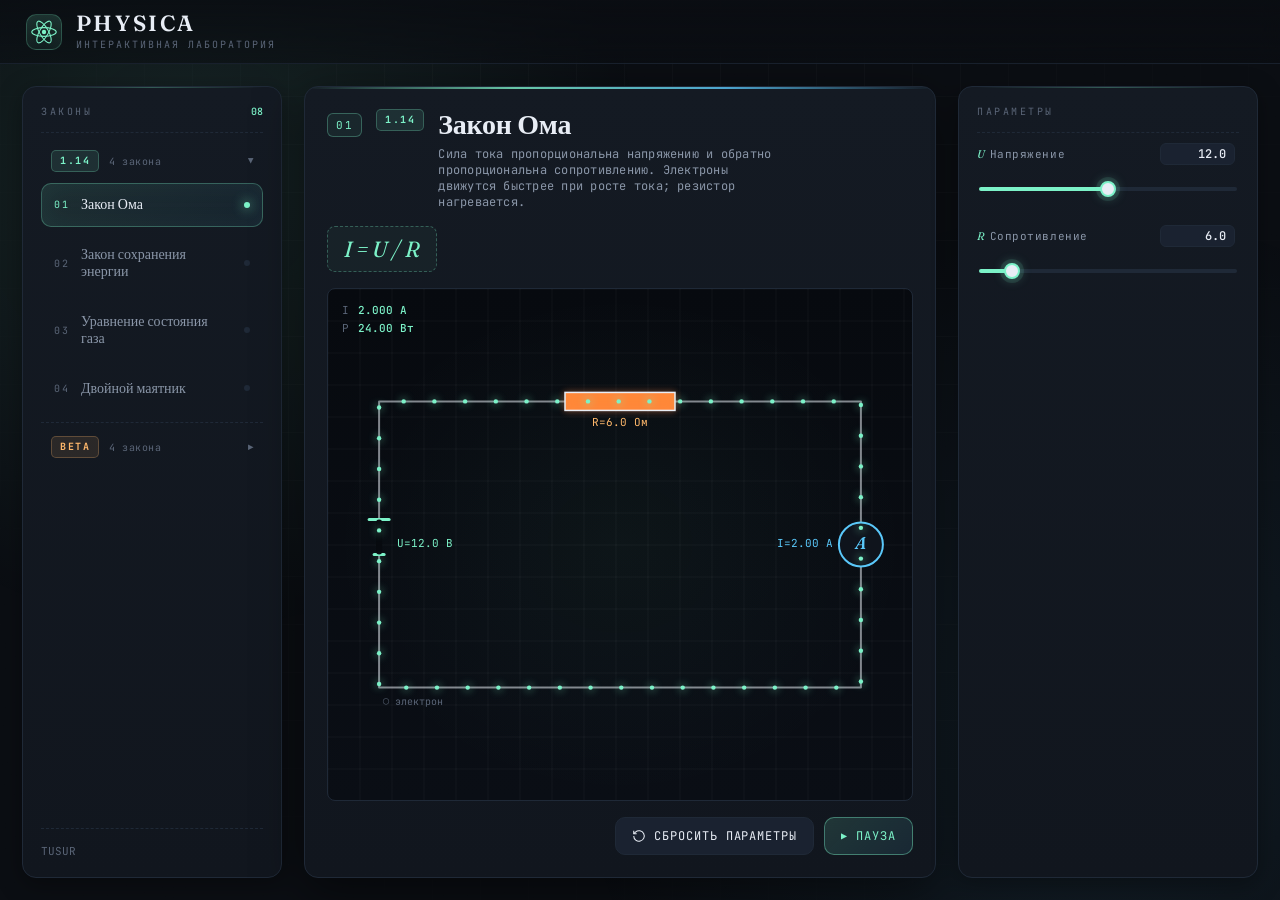
<file: index.html>
<!DOCTYPE html>
<html lang="ru">
<head>
  <meta charset="UTF-8" />
  <meta name="viewport" content="width=device-width, initial-scale=1.0, viewport-fit=cover" />
  <meta name="theme-color" content="#0a0d12" />
  <title>PHYSICA · Лаборатория физических законов</title>
  <link rel="preconnect" href="https://fonts.googleapis.com" />
  <link rel="preconnect" href="https://fonts.gstatic.com" crossorigin />
  <link href="https://fonts.googleapis.com/css2?family=Fraunces:opsz,wght@9..144,300;9..144,400;9..144,600;9..144,800&family=JetBrains+Mono:wght@300;400;500;700&display=swap" rel="stylesheet" />
  <link rel="stylesheet" href="styles.css" />
</head>
<body>
  <!-- Фоновая декоративная сетка -->
  <div class="bg-grid" aria-hidden="true"></div>
  <div class="bg-noise" aria-hidden="true"></div>
  <div class="bg-glow" aria-hidden="true"></div>

  <!-- Шапка -->
  <header class="app-header">
    <div class="brand">
      <div class="brand__mark" aria-hidden="true">
        <svg viewBox="0 0 32 32" width="28" height="28">
          <circle cx="16" cy="16" r="2.5" fill="currentColor" />
          <ellipse cx="16" cy="16" rx="14" ry="5" fill="none" stroke="currentColor" stroke-width="1.2" />
          <ellipse cx="16" cy="16" rx="14" ry="5" fill="none" stroke="currentColor" stroke-width="1.2" transform="rotate(60 16 16)" />
          <ellipse cx="16" cy="16" rx="14" ry="5" fill="none" stroke="currentColor" stroke-width="1.2" transform="rotate(-60 16 16)" />
        </svg>
      </div>
      <div class="brand__text">
        <h1 class="brand__title">PHYSICA</h1>
        <p class="brand__sub">Интерактивная лаборатория</p>
      </div>
    </div>
    <nav class="top-nav" aria-label="Дополнительно">
      <button class="icon-btn" id="toggleSidebar" aria-label="Меню законов">
        <svg viewBox="0 0 24 24" width="20" height="20" fill="none" stroke="currentColor" stroke-width="1.6">
          <line x1="4" y1="7" x2="20" y2="7" /><line x1="4" y1="12" x2="20" y2="12" /><line x1="4" y1="17" x2="20" y2="17" />
        </svg>
      </button>
    </nav>
  </header>

  <!-- Основной макет -->
  <main class="layout">
    <!-- Левая панель — список законов -->
    <aside class="sidebar" id="sidebar" aria-label="Список физических законов">
      <div class="sidebar__head">
        <span class="sidebar__label">Законы</span>
        <span class="sidebar__count" id="lawCount">—</span>
      </div>
      <ul class="law-list" id="lawList" role="tablist"></ul>
      <div class="sidebar__foot">
        <p class="hint">TUSUR<br/></p>
      </div>
    </aside>

    <!-- Центральная сцена -->
    <section class="stage" aria-label="Сцена визуализации">
      <div class="stage__head">
        <div class="stage__title-wrap">
          <span class="stage__index" id="lawIndex">01</span>
          <div>
            <h2 class="stage__title" id="lawTitle">—</h2>
            <p class="stage__desc" id="lawDesc">—</p>
          </div>
        </div>
        <div class="stage__formula" id="lawFormula" aria-label="Формула"></div>
      </div>

      <div class="canvas-wrap">
        <canvas id="scene"></canvas>
        <div class="canvas-overlay">
          <div class="readout" id="readout"></div>
        </div>
      </div>

      <div class="stage__foot">
        <button class="btn btn--ghost" id="resetBtn" type="button">
          <svg viewBox="0 0 24 24" width="14" height="14" fill="none" stroke="currentColor" stroke-width="1.8">
            <path d="M3 12a9 9 0 1 0 3-6.7L3 8" /><polyline points="3 3 3 8 8 8" />
          </svg>
          Сбросить параметры
        </button>
        <button class="btn btn--primary" id="playBtn" type="button">
          <span class="playBtn__icon" id="playIcon">▶</span>
          <span id="playLabel">Пауза</span>
        </button>
      </div>
    </section>

    <!-- Правая панель — параметры -->
    <aside class="controls" aria-label="Параметры закона">
      <div class="controls__head">
        <span class="controls__label">Параметры</span>
      </div>
      <div class="controls__list" id="controlsList"></div>
    </aside>
  </main>

  <!-- Скрипты: ядро + модули законов -->
  <script src="js/core.js"></script>
  <script src="js/laws/ohm.js"></script>
  <script src="js/laws/young.js"></script>
  <script src="js/laws/energy.js"></script>
  <script src="js/laws/gas.js"></script>
  <script src="js/laws/doppler.js"></script>
  <script src="js/laws/double-pendulum.js"></script>
  <script src="js/laws/gravity.js"></script>
  <script src="js/laws/coulomb.js"></script>
  <script src="js/app.js"></script>
</body>
</html>
</file>
<file: styles.css>
/* =========================================================
   PHYSICA · Стили
   Тема: тёмная "лаборатория" с акцентом mint/cyan
   ========================================================= */

:root {
  /* Цветовая палитра */
  --bg: #0a0d12;
  --bg-soft: #11161e;
  --bg-card: #141a23;
  --bg-elev: #1a2230;
  --line: #1f2937;
  --line-soft: #18202c;
  --text: #e8edf5;
  --text-mute: #8a96a8;
  --text-dim: #5a6577;
  --accent: #7cf2c8;        /* mint */
  --accent-2: #5ac8fa;      /* cyan */
  --accent-warm: #ffb86b;   /* warm contrast */
  --accent-pink: #ff6e9c;
  --danger: #ff5c7a;

  /* Типографика */
  --font-display: "Fraunces", Georgia, serif;
  --font-mono: "JetBrains Mono", ui-monospace, monospace;

  /* Размеры */
  --header-h: 64px;
  --radius: 14px;
  --radius-sm: 8px;
  --pad: clamp(12px, 1.8vw, 22px);
  --shadow-soft: 0 6px 24px rgba(0,0,0,.35);
  --shadow-strong: 0 12px 48px rgba(0,0,0,.5);

  /* Тайминги */
  --ease: cubic-bezier(.22,.61,.36,1);
  --ease-out: cubic-bezier(.16,1,.3,1);
}

* { box-sizing: border-box; }

html, body {
  margin: 0;
  padding: 0;
  height: 100%;
  width: 100%;
  background: var(--bg);
  color: var(--text);
  font-family: var(--font-mono);
  font-size: 14px;
  -webkit-font-smoothing: antialiased;
  text-rendering: optimizeLegibility;
  overflow-x: hidden;
}

body { overflow: hidden; }

button { font-family: inherit; cursor: pointer; }

/* =====================  Фон  ===================== */
.bg-grid {
  position: fixed; inset: 0;
  background-image:
    linear-gradient(rgba(255,255,255,.025) 1px, transparent 1px),
    linear-gradient(90deg, rgba(255,255,255,.025) 1px, transparent 1px);
  background-size: 48px 48px;
  pointer-events: none;
  mask-image: radial-gradient(ellipse at 50% 30%, #000 30%, transparent 90%);
  -webkit-mask-image: radial-gradient(ellipse at 50% 30%, #000 30%, transparent 90%);
  z-index: 0;
}
.bg-noise {
  position: fixed; inset: 0;
  pointer-events: none;
  opacity: .35;
  z-index: 0;
  background-image: url("data:image/svg+xml;utf8,<svg xmlns='http://www.w3.org/2000/svg' width='180' height='180'><filter id='n'><feTurbulence type='fractalNoise' baseFrequency='0.9' numOctaves='2' seed='3'/><feColorMatrix values='0 0 0 0 1 0 0 0 0 1 0 0 0 0 1 0 0 0 .05 0'/></filter><rect width='100%' height='100%' filter='url(%23n)'/></svg>");
  mix-blend-mode: overlay;
}
.bg-glow {
  position: fixed;
  inset: 0;
  pointer-events: none;
  z-index: 0;
  background:
    radial-gradient(circle at 15% 20%, rgba(124,242,200,.10), transparent 35%),
    radial-gradient(circle at 85% 80%, rgba(90,200,250,.08), transparent 40%);
}

/* =====================  Шапка  ===================== */
.app-header {
  position: relative;
  z-index: 10;
  height: var(--header-h);
  display: flex;
  align-items: center;
  justify-content: space-between;
  padding: 0 clamp(14px, 2vw, 28px);
  border-bottom: 1px solid var(--line-soft);
  background: linear-gradient(180deg, rgba(10,13,18,.85), rgba(10,13,18,.55));
  backdrop-filter: blur(10px);
  -webkit-backdrop-filter: blur(10px);
}

.brand {
  display: flex;
  align-items: center;
  gap: 14px;
}
.brand__mark {
  color: var(--accent);
  display: grid;
  place-items: center;
  width: 36px; height: 36px;
  border-radius: 10px;
  background: linear-gradient(180deg, rgba(124,242,200,.12), rgba(124,242,200,.02));
  border: 1px solid rgba(124,242,200,.25);
  box-shadow: inset 0 0 24px rgba(124,242,200,.08);
  animation: orbit 18s linear infinite;
}
@keyframes orbit { to { transform: rotate(360deg); } }
.brand__title {
  font-family: var(--font-display);
  font-weight: 600;
  font-size: clamp(18px, 1.8vw, 22px);
  letter-spacing: .12em;
  margin: 0;
  line-height: 1;
  color: var(--text);
}
.brand__sub {
  margin: 4px 0 0;
  font-size: 10px;
  letter-spacing: .2em;
  text-transform: uppercase;
  color: var(--text-dim);
}

.icon-btn {
  border: 1px solid var(--line);
  background: var(--bg-card);
  color: var(--text-mute);
  width: 38px; height: 38px;
  border-radius: 10px;
  display: grid; place-items: center;
  transition: all .2s var(--ease);
}
.icon-btn:hover { color: var(--accent); border-color: rgba(124,242,200,.4); }
.top-nav { display: none; }

/* =====================  Макет  ===================== */
.layout {
  position: relative;
  z-index: 5;
  display: grid;
  grid-template-columns: 260px 1fr 300px;
  gap: var(--pad);
  padding: var(--pad);
  height: calc(100vh - var(--header-h));
  height: calc(100dvh - var(--header-h));
  overflow: hidden;
}

/* =====================  Боковые панели  ===================== */
.sidebar, .controls {
  background: linear-gradient(180deg, var(--bg-card), var(--bg-soft));
  border: 1px solid var(--line);
  border-radius: var(--radius);
  padding: 18px;
  display: flex;
  flex-direction: column;
  min-height: 0;
  position: relative;
  box-shadow: var(--shadow-soft);
}
.sidebar::before, .controls::before {
  content: "";
  position: absolute;
  top: 0; left: 18px; right: 18px;
  height: 1px;
  background: linear-gradient(90deg, transparent, rgba(124,242,200,.3), transparent);
}

.sidebar__head, .controls__head {
  display: flex; align-items: center; justify-content: space-between;
  padding-bottom: 14px;
  margin-bottom: 10px;
  border-bottom: 1px dashed var(--line);
}
.sidebar__label, .controls__label {
  font-size: 10px;
  letter-spacing: .25em;
  text-transform: uppercase;
  color: var(--text-dim);
}
.sidebar__count {
  font-size: 10px;
  color: var(--accent);
  font-weight: 500;
}

.law-list { list-style: none; padding: 0; margin: 0; flex: 1; overflow-y: auto; }
.law-item {
  display: flex; align-items: center; gap: 12px;
  padding: 12px 12px;
  border-radius: 10px;
  margin-bottom: 6px;
  border: 1px solid transparent;
  cursor: pointer;
  transition: all .25s var(--ease);
  background: transparent;
  width: 100%;
  text-align: left;
  color: var(--text-mute);
  font-family: inherit;
}
.law-item:hover { background: var(--bg-elev); color: var(--text); }
.law-item.is-active {
  background: linear-gradient(135deg, rgba(124,242,200,.10), rgba(90,200,250,.06));
  border-color: rgba(124,242,200,.3);
  color: var(--text);
  box-shadow: inset 0 0 24px rgba(124,242,200,.05);
}
.law-item__num {
  font-size: 10px;
  color: var(--text-dim);
  letter-spacing: .15em;
}
.law-item.is-active .law-item__num { color: var(--accent); }
.law-item__name {
  font-family: var(--font-display);
  font-size: 14px;
  font-weight: 400;
  flex: 1;
  line-height: 1.25;
}
.law-item__dot {
  width: 6px; height: 6px; border-radius: 50%;
  background: var(--line);
  flex-shrink: 0;
}
.law-item.is-active .law-item__dot {
  background: var(--accent);
  box-shadow: 0 0 12px var(--accent);
}


/* =====================  Группы законов в сайдбаре  ===================== */
.law-group { margin-bottom: 6px; }

.law-group__header {
  display: flex;
  align-items: center;
  gap: 10px;
  padding: 7px 10px;
  margin-bottom: 4px;
  cursor: pointer;
  user-select: none;
  border-radius: 8px;
  transition: background .18s;
}
.law-group__header:hover { background: rgba(255,255,255,.03); }

.law-group__tag {
  font-family: var(--font-mono);
  font-size: 10px;
  font-weight: 700;
  letter-spacing: .15em;
  padding: 2px 8px;
  border-radius: 5px;
  line-height: 1.6;
  flex-shrink: 0;
}
.law-group__tag--stable {
  color: var(--accent);
  background: rgba(124,242,200,.10);
  border: 1px solid rgba(124,242,200,.25);
}
.law-group__tag--beta {
  color: #ffb86b;
  background: rgba(255,184,107,.10);
  border: 1px solid rgba(255,184,107,.25);
}

.law-group__meta {
  flex: 1;
  display: flex;
  flex-direction: column;
  gap: 1px;
  min-width: 0;
}
.law-group__count {
  font-size: 10px;
  color: var(--text-dim);
  letter-spacing: .05em;
}

.law-group__arrow {
  color: var(--text-dim);
  font-size: 9px;
  transition: transform .22s var(--ease);
  flex-shrink: 0;
}
.law-group.is-collapsed .law-group__arrow { transform: rotate(-90deg); }

.law-group__body {
  overflow: hidden;
  transition: max-height .3s var(--ease-out), opacity .25s;
  max-height: 600px;
  opacity: 1;
}
.law-group.is-collapsed .law-group__body {
  max-height: 0;
  opacity: 0;
}

/* Разделитель между группами */
.law-group + .law-group {
  border-top: 1px dashed var(--line);
  padding-top: 6px;
  margin-top: 2px;
}

.sidebar__foot {
  padding-top: 14px;
  margin-top: 10px;
  border-top: 1px dashed var(--line);
}
.hint { font-size: 11px; line-height: 1.5; color: var(--text-dim); margin: 0; }

/* =====================  Сцена  ===================== */
.stage {
  background: linear-gradient(180deg, var(--bg-card), var(--bg-soft));
  border: 1px solid var(--line);
  border-radius: var(--radius);
  padding: 22px;
  display: flex;
  flex-direction: column;
  min-height: 0;
  position: relative;
  overflow: hidden;
  box-shadow: var(--shadow-strong);
}
.stage::before {
  content: "";
  position: absolute;
  top: 0; left: 0; right: 0;
  height: 2px;
  background: linear-gradient(90deg, transparent, var(--accent), var(--accent-2), transparent);
  opacity: .8;
}

.stage__head {
  display: flex;
  justify-content: space-between;
  align-items: flex-start;
  gap: 16px;
  margin-bottom: 16px;
  flex-wrap: wrap;
}
.stage__title-wrap { display: flex; gap: 14px; align-items: flex-start; }
.stage__index {
  font-family: var(--font-mono);
  font-size: 11px;
  letter-spacing: .15em;
  color: var(--accent);
  padding: 4px 8px;
  border: 1px solid rgba(124,242,200,.3);
  border-radius: 6px;
  background: rgba(124,242,200,.06);
  margin-top: 4px;
}
.stage__title {
  font-family: var(--font-display);
  font-weight: 600;
  font-size: clamp(20px, 2.2vw, 28px);
  margin: 0;
  line-height: 1.1;
  letter-spacing: -.01em;
}
.stage__desc {
  margin: 6px 0 0;
  color: var(--text-mute);
  font-size: 12px;
  letter-spacing: .02em;
  max-width: 50ch;
}
.stage__formula {
  font-family: var(--font-display);
  font-style: italic;
  font-size: clamp(18px, 1.8vw, 22px);
  color: var(--accent);
  padding: 8px 16px;
  border: 1px dashed rgba(124,242,200,.3);
  border-radius: 8px;
  background: rgba(124,242,200,.04);
  white-space: nowrap;
}

.canvas-wrap {
  flex: 1;
  position: relative;
  border-radius: var(--radius-sm);
  overflow: hidden;
  background:
    radial-gradient(ellipse at center, rgba(124,242,200,.04), transparent 70%),
    linear-gradient(180deg, #070a0f, #0a0e15);
  border: 1px solid var(--line);
  min-height: 0;
}
#scene {
  display: block;
  width: 100%;
  height: 100%;
}
.canvas-overlay {
  position: absolute;
  top: 14px; left: 14px;
  pointer-events: none;
}
.readout {
  display: flex;
  flex-direction: column;
  gap: 4px;
  font-family: var(--font-mono);
  font-size: 11px;
  color: var(--text-mute);
}
.readout__line { display: flex; gap: 8px; }
.readout__k { color: var(--text-dim); letter-spacing: .1em; text-transform: uppercase; }
.readout__v { color: var(--accent); font-weight: 500; }

.stage__foot {
  display: flex; gap: 10px; justify-content: flex-end;
  margin-top: 16px;
}
.btn {
  border: 1px solid var(--line);
  background: var(--bg-elev);
  color: var(--text);
  padding: 10px 16px;
  border-radius: 10px;
  font-family: var(--font-mono);
  font-size: 12px;
  letter-spacing: .08em;
  text-transform: uppercase;
  display: inline-flex;
  align-items: center;
  gap: 8px;
  transition: all .2s var(--ease);
}
.btn:hover { transform: translateY(-1px); border-color: rgba(124,242,200,.4); }
.btn--ghost:hover { color: var(--accent); }
.btn--primary {
  background: linear-gradient(135deg, rgba(124,242,200,.15), rgba(90,200,250,.1));
  border-color: rgba(124,242,200,.4);
  color: var(--accent);
}
.btn--primary:hover { box-shadow: 0 0 24px rgba(124,242,200,.2); }
.playBtn__icon { font-size: 10px; }

/* =====================  Параметры (правая панель)  ===================== */
.controls__list {
  flex: 1;
  overflow-y: auto;
  padding-right: 4px;
}
.control {
  margin-bottom: 18px;
  animation: ctlIn .35s var(--ease-out) both;
}
@keyframes ctlIn {
  from { opacity: 0; transform: translateY(6px); }
  to   { opacity: 1; transform: none; }
}
.control__head {
  display: flex; justify-content: space-between; align-items: baseline;
  margin-bottom: 8px;
  gap: 8px;
}
.control__label {
  font-size: 11px;
  color: var(--text-mute);
  letter-spacing: .05em;
}
.control__label em {
  font-style: italic;
  color: var(--accent);
  font-family: var(--font-display);
  margin-right: 4px;
}
.control__value {
  font-family: var(--font-mono);
  font-size: 12px;
  color: var(--text);
  font-weight: 500;
  background: var(--bg-elev);
  padding: 2px 8px;
  border-radius: 6px;
  border: 1px solid var(--line);
  min-width: 60px;
  max-width: 90px;
  text-align: right;
  cursor: text;
  outline: none;
  transition: border-color .18s, box-shadow .18s;
  -moz-appearance: textfield;
  appearance: textfield;
}
.control__value::-webkit-outer-spin-button,
.control__value::-webkit-inner-spin-button { -webkit-appearance: none; margin: 0; }
.control__value:focus {
  border-color: rgba(124,242,200,.55);
  box-shadow: 0 0 0 3px rgba(124,242,200,.12);
  color: var(--accent);
}
.control__value.is-error {
  border-color: var(--danger);
  box-shadow: 0 0 0 3px rgba(255,92,122,.15);
  animation: shake .25s var(--ease);
}
@keyframes shake {
  0%,100% { transform: none; }
  25%      { transform: translateX(-4px); }
  75%      { transform: translateX(4px); }
}

/* Слайдер */
.control__slider {
  -webkit-appearance: none;
  appearance: none;
  width: 100%;
  height: 28px;
  background: transparent;
  outline: none;
  cursor: pointer;
}
.control__slider::-webkit-slider-runnable-track {
  height: 4px;
  background: linear-gradient(90deg, var(--accent) 0%, var(--accent) var(--p, 0%), var(--line) var(--p, 0%), var(--line) 100%);
  border-radius: 2px;
}
.control__slider::-moz-range-track {
  height: 4px;
  background: var(--line);
  border-radius: 2px;
}
.control__slider::-moz-range-progress {
  height: 4px;
  background: var(--accent);
  border-radius: 2px;
}
.control__slider::-webkit-slider-thumb {
  -webkit-appearance: none;
  appearance: none;
  width: 16px; height: 16px;
  border-radius: 50%;
  background: var(--text);
  border: 2px solid var(--accent);
  margin-top: -6px;
  cursor: grab;
  box-shadow: 0 0 0 4px rgba(124,242,200,.1), 0 0 12px rgba(124,242,200,.4);
  transition: transform .15s var(--ease);
}
.control__slider::-webkit-slider-thumb:hover { transform: scale(1.15); }
.control__slider::-webkit-slider-thumb:active { cursor: grabbing; transform: scale(1.05); }
.control__slider::-moz-range-thumb {
  width: 14px; height: 14px;
  border-radius: 50%;
  background: var(--text);
  border: 2px solid var(--accent);
  cursor: grab;
}

/* Селект */
.control__select {
  width: 100%;
  background: var(--bg-elev);
  border: 1px solid var(--line);
  color: var(--text);
  padding: 8px 10px;
  border-radius: 8px;
  font-family: var(--font-mono);
  font-size: 12px;
  cursor: pointer;
}
.control__select:focus { outline: none; border-color: var(--accent); }

/* Чекбоксы / toggle */
.control__toggle {
  display: flex; align-items: center; gap: 10px;
  cursor: pointer;
}
.control__toggle input { display: none; }
.toggle-box {
  width: 36px; height: 20px;
  border-radius: 20px;
  background: var(--bg-elev);
  border: 1px solid var(--line);
  position: relative;
  transition: all .2s var(--ease);
}
.toggle-box::after {
  content: "";
  position: absolute;
  top: 2px; left: 2px;
  width: 14px; height: 14px;
  border-radius: 50%;
  background: var(--text-mute);
  transition: all .2s var(--ease);
}
.control__toggle input:checked + .toggle-box {
  background: rgba(124,242,200,.2);
  border-color: var(--accent);
}
.control__toggle input:checked + .toggle-box::after {
  left: 18px;
  background: var(--accent);
  box-shadow: 0 0 8px var(--accent);
}

/* =====================  Скроллбары  ===================== */
::-webkit-scrollbar { width: 6px; height: 6px; }
::-webkit-scrollbar-track { background: transparent; }
::-webkit-scrollbar-thumb { background: var(--line); border-radius: 3px; }
::-webkit-scrollbar-thumb:hover { background: var(--accent); }

/* =====================  Адаптив  ===================== */
@media (max-width: 1100px) {
  .layout {
    grid-template-columns: 220px 1fr 260px;
  }
}

@media (max-width: 900px) {
  body { overflow: auto; }
  .layout {
    grid-template-columns: 1fr;
    grid-template-rows: auto 1fr auto;
    height: auto;
    min-height: calc(100dvh - var(--header-h));
    overflow: visible;
  }
  .top-nav { display: flex; }
  .sidebar {
    position: fixed;
    top: var(--header-h);
    left: 0;
    height: calc(100dvh - var(--header-h));
    width: min(280px, 80vw);
    z-index: 50;
    transform: translateX(-105%);
    transition: transform .3s var(--ease);
    border-radius: 0;
    border-left: none;
    border-top: none;
  }
  .sidebar.is-open { transform: none; }
  .stage {
    min-height: 60vh;
    min-height: 60dvh;
  }
  .canvas-wrap { min-height: 280px; }
  .controls { min-height: 0; }
  .stage__head { flex-direction: column; align-items: flex-start; }
  .stage__formula { width: fit-content; }
}

@media (max-width: 520px) {
  .app-header { padding: 0 14px; }
  .brand__sub { display: none; }
  :root { --pad: 12px; }
  .stage, .controls { padding: 14px; }
  .stage__title { font-size: 20px; }
  .stage__desc { font-size: 11px; }
  .canvas-wrap { min-height: 240px; }
  .canvas-overlay { top: 8px; left: 8px; }
  .readout { font-size: 10px; }
}

/* Уменьшить движение, если у пользователя в настройках включено reduce-motion */
@media (prefers-reduced-motion: reduce) {
  *, *::before, *::after { animation-duration: .01ms !important; transition-duration: .01ms !important; }
}
</file>
